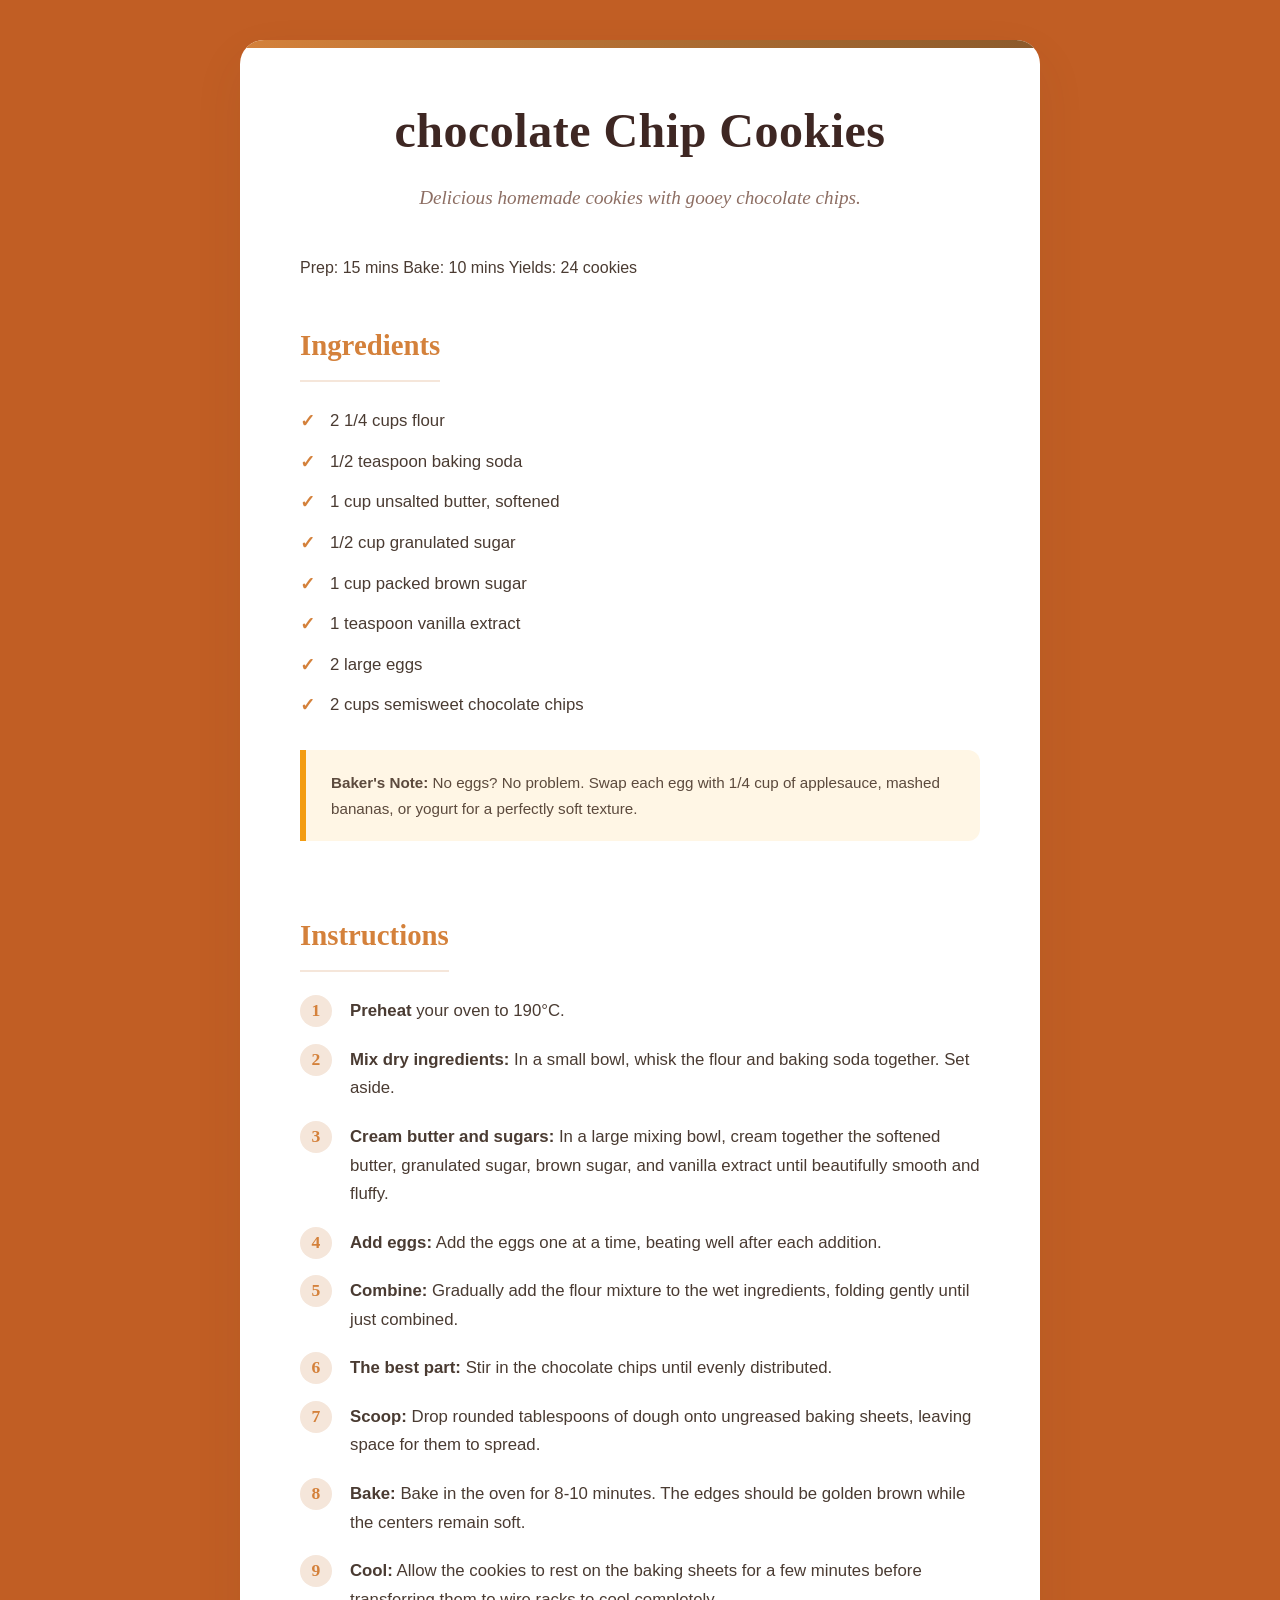
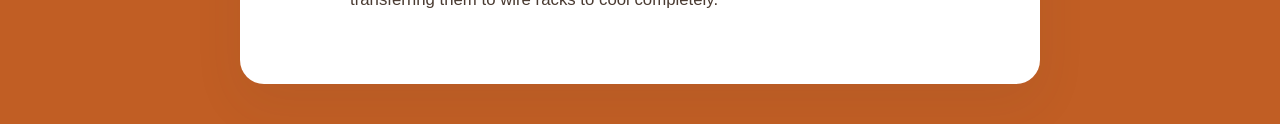
<file: Web_Programming_S1_Assessment/01-Semantic-Markup/index.html>
<!DOCTYPE html>
<html lang="en">
<head>
    <meta charset="UTF-8">
    <meta name="viewport" content="width=device-width, initial-scale=1.0">
    <title> chocolate Chip Recipe</title>
    <link rel="stylesheet" href="style.css">
</head>
<body>

    <main class="recipe-wrapper">
        <div class="recipe-card">
            <div class="recipe-image"></div>

            <header class="recipe-header">
                <h1>chocolate Chip Cookies</h1>
                <p class="description">Delicious homemade cookies with gooey chocolate chips.</p>
                
                <div class="meta-tags">
                    <span class="tag">Prep: 15 mins</span>
                    <span class="tag">Bake: 10 mins</span>
                    <span class="tag">Yields: 24 cookies</span>
                </div>
            </header>

            <div class="recipe-content">
                <section class="ingredients">
                    <h2>Ingredients</h2>
                    <ul>
                        <li><span class="qty">2 1/4</span> cups flour</li>
                        <li><span class="qty">1/2</span> teaspoon baking soda</li>
                        <li><span class="qty">1</span> cup unsalted butter, softened</li>
                        <li><span class="qty">1/2</span> cup granulated sugar</li>
                        <li><span class="qty">1</span> cup packed brown sugar</li>
                        <li><span class="qty">1</span> teaspoon vanilla extract</li>
                        <li><span class="qty">2</span> large eggs</li>
                        <li><span class="qty">2</span> cups semisweet chocolate chips</li>
                    </ul>

                    <div class="substitute-box">
                        <div class="text">
                            <strong>Baker's Note:</strong> No eggs? No problem. Swap each egg with 1/4 cup of applesauce, mashed bananas, or yogurt for a perfectly soft texture.
                        </div>
                    </div>
                </section>

                <section class="instructions">
                    <h2>Instructions</h2>
                    <ol>
                        <li><strong>Preheat</strong> your oven to 190°C.</li>
                        <li><strong>Mix dry ingredients:</strong> In a small bowl, whisk the flour and baking soda together. Set aside.</li>
                        <li><strong>Cream butter and sugars:</strong> In a large mixing bowl, cream together the softened butter, granulated sugar, brown sugar, and vanilla extract until beautifully smooth and fluffy.</li>
                        <li><strong>Add eggs:</strong> Add the eggs one at a time, beating well after each addition.</li>
                        <li><strong>Combine:</strong> Gradually add the flour mixture to the wet ingredients, folding gently until just combined.</li>
                        <li><strong>The best part:</strong> Stir in the chocolate chips until evenly distributed.</li>
                        <li><strong>Scoop:</strong> Drop rounded tablespoons of dough onto ungreased baking sheets, leaving space for them to spread.</li>
                        <li><strong>Bake:</strong> Bake in the oven for 8-10 minutes. The edges should be golden brown while the centers remain soft.</li>
                        <li><strong>Cool:</strong> Allow the cookies to rest on the baking sheets for a few minutes before transferring them to wire racks to cool completely.</li>
                    </ol>
                </section>

            </div>
        </div>
    </main>

</body>
</html>
</file>
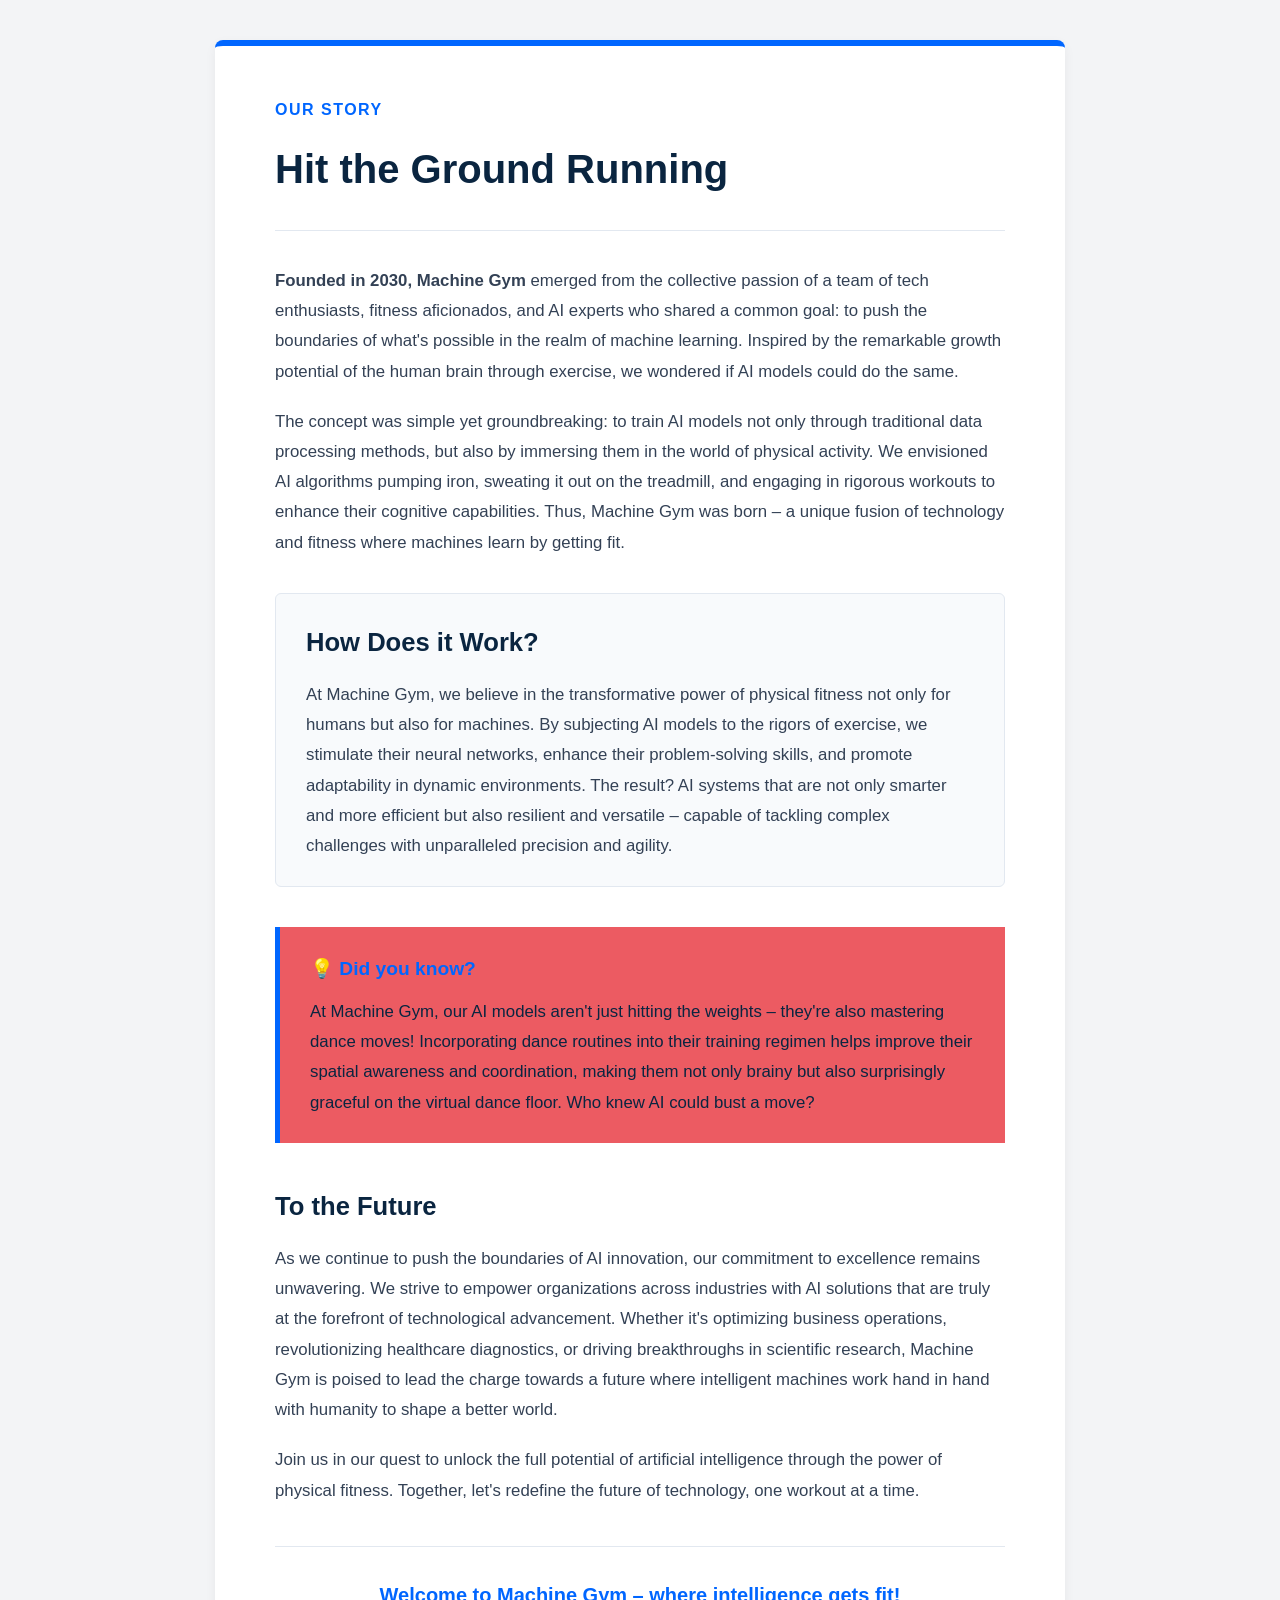
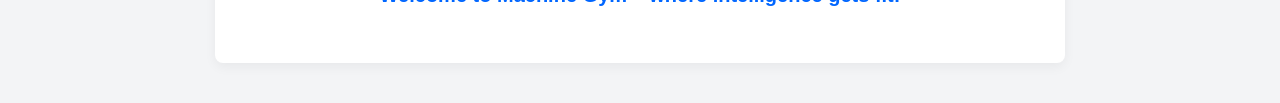
<file: Web_Programming_S1_Assessment/02-Css-Styling/index.html>
<!DOCTYPE html>
<html lang="en">
<head>
    <meta charset="UTF-8">
    <meta name="viewport" content="width=device-width, initial-scale=1.0">
    <title>Machine Gym | Our Story</title>
    <link rel="stylesheet" href="style.css">
</head>
<body>

    <div class="container">
        <header class="page-header">
            <h2 class="subheading">Our Story</h2>
            <h1 class="main-heading">Hit the Ground Running</h1>
        </header>

        <main class="content">
            
            <section class="text-block">
                <p><strong>Founded in 2030, Machine Gym</strong> emerged from the collective passion of a team of tech enthusiasts, fitness aficionados, and AI experts who shared a common goal: to push the boundaries of what's possible in the realm of machine learning. Inspired by the remarkable growth potential of the human brain through exercise, we wondered if AI models could do the same.</p>
                
                <p>The concept was simple yet groundbreaking: to train AI models not only through traditional data processing methods, but also by immersing them in the world of physical activity. We envisioned AI algorithms pumping iron, sweating it out on the treadmill, and engaging in rigorous workouts to enhance their cognitive capabilities. Thus, Machine Gym was born – a unique fusion of technology and fitness where machines learn by getting fit.</p>
            </section>

            <section class="text-block highlight-section">
                <h2>How Does it Work?</h2>
                <p>At Machine Gym, we believe in the transformative power of physical fitness not only for humans but also for machines. By subjecting AI models to the rigors of exercise, we stimulate their neural networks, enhance their problem-solving skills, and promote adaptability in dynamic environments. The result? AI systems that are not only smarter and more efficient but also resilient and versatile – capable of tackling complex challenges with unparalleled precision and agility.</p>
            </section>

            <aside class="info-box">
                <h3>💡 Did you know?</h3>
                <p>At Machine Gym, our AI models aren't just hitting the weights – they're also mastering dance moves! Incorporating dance routines into their training regimen helps improve their spatial awareness and coordination, making them not only brainy but also surprisingly graceful on the virtual dance floor. Who knew AI could bust a move?</p>
            </aside>

            <section class="text-block">
                <h2>To the Future</h2>
                <p>As we continue to push the boundaries of AI innovation, our commitment to excellence remains unwavering. We strive to empower organizations across industries with AI solutions that are truly at the forefront of technological advancement. Whether it's optimizing business operations, revolutionizing healthcare diagnostics, or driving breakthroughs in scientific research, Machine Gym is poised to lead the charge towards a future where intelligent machines work hand in hand with humanity to shape a better world.</p>
                
                <p>Join us in our quest to unlock the full potential of artificial intelligence through the power of physical fitness. Together, let's redefine the future of technology, one workout at a time.</p>
            </section>

        </main>

            <footer class="page-footer">
            <p class="slogan">Welcome to Machine Gym – where intelligence gets fit!</p>
        </footer>
    </div>

</body>
</html>
</file>
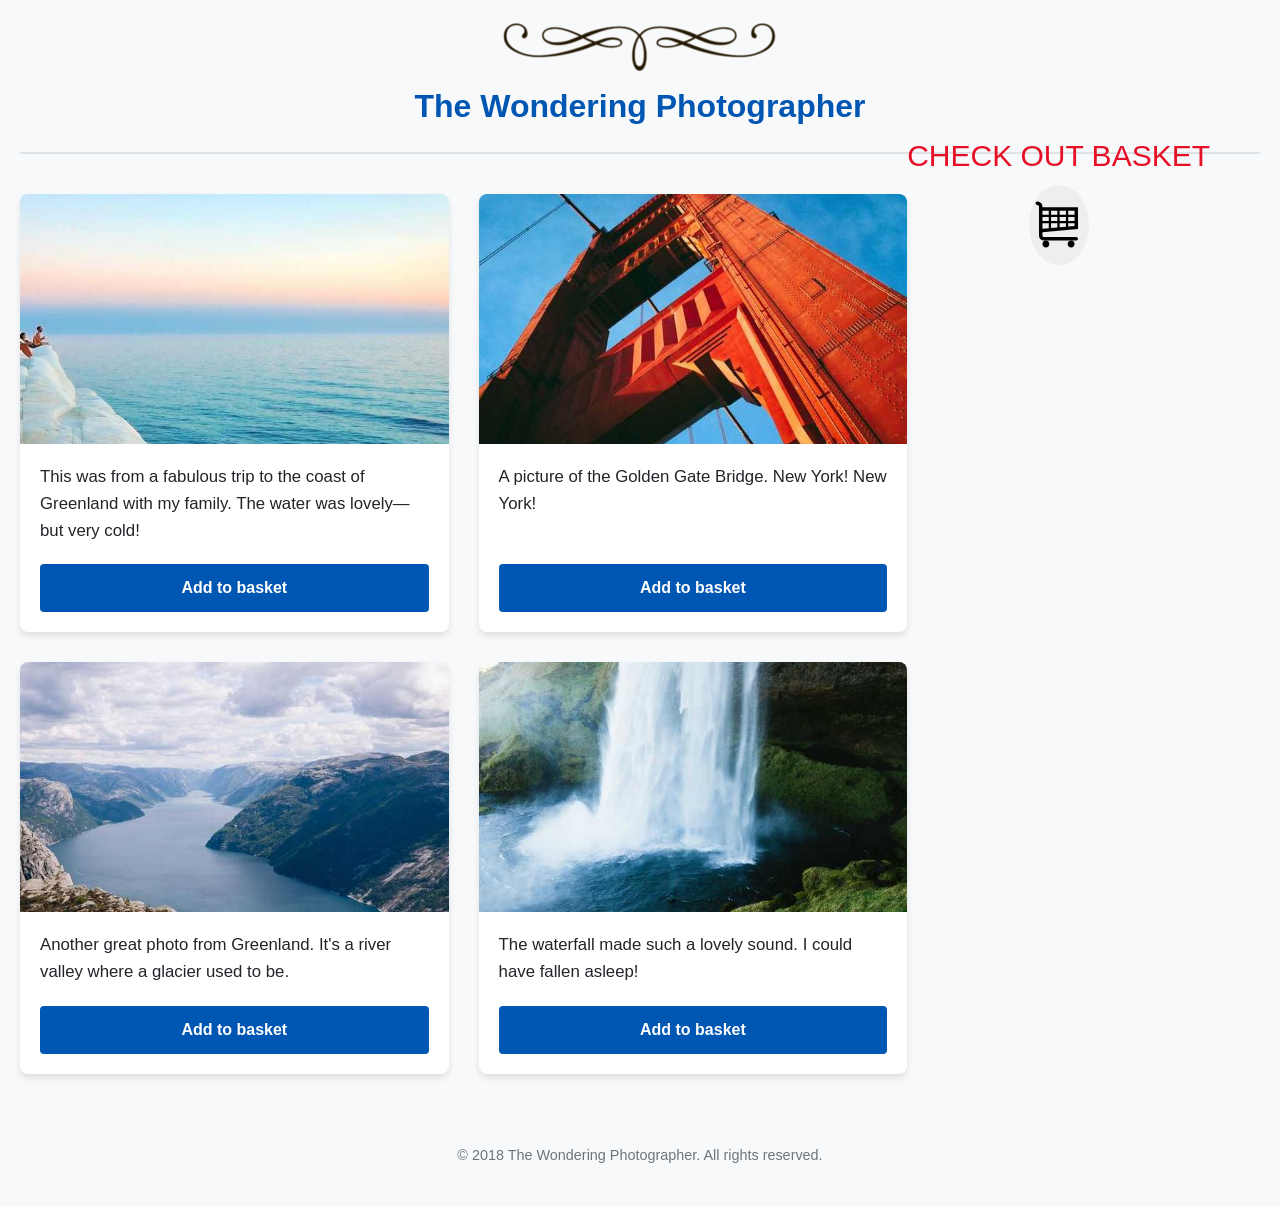
<file: Web_Programming_S1_Assessment/04-Web-Accessbility/index.html>
<!DOCTYPE html>
<html lang="en">
<head>
    <meta charset="UTF-8">
    <meta name="viewport" content="width=device-width, initial-scale=1.0">
    <title>The Wondering Photographer | Travel Gallery</title>
    <link rel="stylesheet" href="style.css">
</head>
<body>

    <header class="main-header">
        <div class="logo-area">
            <span class="decorative-swirl" aria-hidden="true"></span><img src="TheDivider.png" alt="">
            <h1>The Wondering Photographer</h1>
        
</div>
       <div class="basket-container">
    <span class="basket-text">CHECK OUT BASKET</HERE-></span>
    <a href="basket" class="basket-link">
        <img src="shopping.svg" class="basket-icon" alt="Shopping Basket">

    </a>
</div>
        </nav>
    </header>

    <main class="gallery-container">
        <article class="photo-card">
            <img src="OceanPhoto.jpg"
                 alt="A scenic view of a white rocky coastline against a calm blue sea during sunset.">
            <div class="card-content">
                <p>This was from a fabulous trip to the coast of Greenland with my family. The water was lovely—but very cold!</p>
                <button type="button" class="btn-add" aria-label="Add Greenland coastline photo to basket">Add to basket</button>
            </div>
        </article>

        <article class="photo-card">
            <img src="BridgePhoto.jpg" 
                 alt="Looking up at the orange-red structure of the Golden Gate Bridge against a bright blue sky.">
            <div class="card-content">
                <p>A picture of the Golden Gate Bridge. New York! New York!</p>
                <button type="button" class="btn-add" aria-label="Add Golden Gate Bridge photo to basket">Add to basket</button>
            </div>
        </article>

        <article class="photo-card">
            <img src="ValleyPhoto.jpg" 
                 alt="A wide river valley carved through high, rocky mountains under a cloudy sky.">
            <div class="card-content">
                <p>Another great photo from Greenland. It's a river valley where a glacier used to be.</p>
                <button type="button" class="btn-add" aria-label="Add Greenland river valley photo to basket">Add to basket</button>
            </div>
        </article>

        <article class="photo-card">
            <img src="WaterfallPhoto.jpg" 
                 alt="A tall, powerful waterfall cascading down a lush green cliff into a pool.">
            <div class="card-content">
                <p>The waterfall made such a lovely sound. I could have fallen asleep!</p>
                <button type="button" class="btn-add" aria-label="Add Waterfall photo to basket">Add to basket</button>
            </div>
        </article>
    </main>

    <footer class="main-footer">
        <p>&copy; 2018 The Wondering Photographer. All rights reserved.</p>
    </footer>

</body>
</html>
</file>
<file: Web_Programming_S1_Assessment/01-Semantic-Markup/style.css>
* {
    box-sizing: border-box;
    margin: 0;
    padding: 0;
}

body {
    font-family: 'Poppins', sans-serif;
    background-color: #c15e24;
    color: #4A3B32;
    line-height: 1.7;
    padding: 40px 20px;
}

.recipe-card {
    background-color: #FFFFFF;
    max-width: 800px;
    margin: 0 auto;
    padding: 50px 60px;
    border-radius: 24px;
    box-shadow: 0 20px 50px rgba(74, 59, 50, 0.08);
    position: relative;
    overflow: hidden;
}

.recipe-card::before {
    content: "";
    position: absolute;
    top: 0;
    left: 0;
    width: 100%;
    height: 8px;
    background: linear-gradient(90deg, #D4813B, #8B5A2B);
}

h1 {
    font-family: 'Playfair Display', serif;
    font-size: 3rem;
    color: #3E2723;
    text-align: center;
    margin-bottom: 10px;
    letter-spacing: 0.5px;
}

.description {
    text-align: center;
    font-family: 'Playfair Display', serif;
    font-style: italic;
    font-size: 1.2rem;
    color: #8D6E63;
    margin-bottom: 40px;
}

h2 {
    font-family: 'Playfair Display', serif;
    font-size: 1.8rem;
    color: #D4813B;
    border-bottom: 2px solid #F5E6DA;
    padding-bottom: 10px;
    margin-top: 40px;
    margin-bottom: 25px;
    display: inline-block;
}

.ingredients ul {
    list-style-type: none;
    padding-left: 0;
}

.ingredients li {
    position: relative;
    padding-left: 30px;
    margin-bottom: 12px;
    font-size: 1.05rem;
    transition: transform 0.2s ease;
}

.ingredients li:hover {
    transform: translateX(5px);
    color: #D4813B;
}

.ingredients li::before {
    content: "✓";
    position: absolute;
    left: 0;
    color: #D4813B;
    font-weight: bold;
    font-size: 1.1rem;
}

.substitute-box {
    background-color: #FFF6E5;
    border-left: 6px solid #F39C12;
    padding: 20px 25px;
    margin: 30px 0;
    border-radius: 0 12px 12px 0;
    font-size: 0.95rem;
    color: #5C4A3D;
    display: flex;
    align-items: flex-start;
    gap: 15px;
}

.substitute-box span {
    font-size: 1.5rem;
}

.instructions ol {
    counter-reset: step-counter;
    list-style-type: none;
    padding-left: 0;
}

.instructions li {
    position: relative;
    padding-left: 50px;
    margin-bottom: 20px;
    font-size: 1.05rem;
}

.instructions li::before {
    counter-increment: step-counter;
    content: counter(step-counter);
    position: absolute;
    left: 0;
    top: -2px;
    width: 32px;
    height: 32px;
    background-color: #F5E6DA;
    color: #D4813B;
    font-family: 'Playfair Display', serif;
    font-weight: bold;
    font-size: 1.1rem;
    border-radius: 50%;
    display: flex;
    align-items: center;
    justify-content: center;
}

@media (max-width: 600px) {
    .recipe-card {
        padding: 30px 20px;
    }

    h1 {
        font-size: 2.2rem;
    }

    .description {
        font-size: 1rem;
    }
}
</file>
<file: Web_Programming_S1_Assessment/02-Css-Styling/style.css>
:root {
    --primary-color: #0A2540;     
    --accent-color: #0066FF;      
    --text-main: #334155;         
    --bg-page: #F3F4F6;          
    --bg-container: #FFFFFF;      
    --border-light: #E2E8F0;      
}

* {
    box-sizing: border-box;
    margin: 0;
    padding: 0;
}

body {
    font-family: 'Open Sans', sans-serif; 
    background-color: var(--bg-page);
    color: var(--text-main);
    line-height: 1.8; 
    padding: 40px 20px;
}

.container {
    max-width: 850px;
    margin: 0 auto;
    background-color: var(--bg-container);
    padding: 50px 60px;
    border-radius: 8px;
    box-shadow: 0 4px 12px rgba(0, 0, 0, 0.05);
    border-top: 6px solid var(--accent-color);
}

h1, h2, h3, .subheading, .slogan {
    font-family: 'Roboto', sans-serif; 
    color: var(--primary-color);
}

.page-header {
    margin-bottom: 35px;
    padding-bottom: 25px;
    border-bottom: 1px solid var(--border-light);
}

.subheading {
    font-size: 1rem;
    color: var(--accent-color);
    text-transform: uppercase;
    letter-spacing: 1.5px;
    margin-bottom: 8px;
}

.main-heading {
    font-size: 2.5rem;
    font-weight: 900;
}

h2 {
    font-size: 1.6rem;
    margin-bottom: 15px;
    font-weight: 700;
}

h3 {
    font-size: 1.2rem;
    margin-bottom: 10px;
}

.text-block {
    margin-bottom: 35px;
}

p {
    font-size: 1.05rem;
    margin-bottom: 20px;
}

p:last-child {
    margin-bottom: 0;
}

.highlight-section {
    background-color: #F8FAFC;
    padding: 25px 30px;
    border-radius: 6px;
    border: 1px solid var(--border-light);
}

.info-box {
    background-color: #ec5b62; /* Very light blue */
    border-left: 5px solid var(--accent-color);
    padding: 25px 30px;
    margin: 40px 0;
}

.info-box h3 {
    color: var(--accent-color);
}

.info-box p {
    color: var(--primary-color);
    margin-bottom: 0;
}

.page-footer {
    text-align: center;
    margin-top: 40px;
    padding-top: 30px;
    border-top: 1px solid var(--border-light);
}

.slogan {
    font-size: 1.25rem;
    font-weight: 700;
    color: var(--accent-color);
}

@media (max-width: 600px) {
    body {
        padding: 20px 10px;
    }

    .container {
        padding: 30px 20px;
    }

    .main-heading {
        font-size: 2rem;
    }

    .highlight-section, .info-box {
        padding: 20px;
    }
}
</file>
<file: Web_Programming_S1_Assessment/04-Web-Accessbility/style.css>
* {
    box-sizing: border-box;
    margin: 0;
    padding: 0;
}

body {
    
    background-color: #f8f9fa;
    color: #212529;
    font-family: 'Segoe UI', Tahoma, Geneva, Verdana, sans-serif;
    line-height: 1.6;
    padding: 20px;
}

.main-header {
    text-align: center;
    margin-bottom: 40px;
    border-bottom: 2px solid #dee2e6;
    padding-bottom: 20px;
}

.logo-area h1 {
    font-size: 2rem;
    color: #0056b3; 
}

.decorative-swirl {
    display: block;
    font-size: 1.5rem;
    color: #6c757d;
}

nav {
    display: flex;
    justify-content: center;
    align-items: center;
    gap: 30px;
    margin-top: 20px;
}

.nav-links {
    list-style: none;
    display: flex;
    gap: 20px;
}

.nav-links a {
    text-decoration: none;
    color: #0056b3;
    font-weight: bold;
    font-size: 1.1rem;
}

.nav-links a:hover, .nav-links a:focus {
    text-decoration: underline;
    outline: 3px solid #ffc107; 
}

.cart-button {
    text-decoration: none;
    font-size: 1.8rem;
    padding: 10px;
    background: #e9ecef;
    border-radius: 50%;
    display: flex;
    transition: background 0.2s;
}

.cart-button:hover, .cart-button:focus {
    background: #dee2e6;
    outline: 3px solid #ffc107;
}

.gallery-container {
    max-width: 1000px;
    margin: 0 auto;
    display: grid;
    grid-template-columns: repeat(auto-fit, minmax(300px, 1fr));
    gap: 30px;
}

.photo-card {
    background: white;
    border-radius: 8px;
    overflow: hidden;
    box-shadow: 0 4px 6px rgba(0,0,0,0.1);
    display: flex;
    flex-direction: column;
}

.photo-card img {
    width: 100%;
    height: 250px;
    object-fit: cover;
    display: block;
}

.card-content {
    padding: 20px;
    flex-grow: 1;
    display: flex;
    flex-direction: column;
    justify-content: space-between;
}

.card-content p {
    margin-bottom: 20px;
    font-size: 1.05rem;
}

.btn-add {
    background-color: #0056b3;
    color: white;
    border: none;
    padding: 12px 20px;
    font-size: 1rem;
    font-weight: bold;
    border-radius: 4px;
    cursor: pointer;
    min-height: 48px; 
    transition: background 0.2s;
}

.btn-add:hover {
    background-color: #004494;
}

.btn-add:focus {
    outline: 4px solid #ffc107;
    outline-offset: 2px;
}

.main-footer {
    text-align: center;
    margin-top: 50px;
    padding: 20px;
    color: #6c757d;
    font-size: 0.9rem;
}

@media (max-width: 600px) {
    nav {
        flex-direction: column;
        gap: 15px;
    }
}

.basket-container {
    display: flex;
    flex-direction: column;
    align-items: center;
    float: right; 
    margin-right: 50px;
}


.basket-text {
    font-size: 30px;
    color: #e60f25;
    margin-bottom: 5px;
}


.basket-link {
    background-color: #eeeeee; 
    width: 60px;               
    height: 80px;              
    border-radius: 50%;        
    display: flex;
    justify-content: center;
    align-items: center;
    text-decoration: none;
}

.basket-icon {
    width: 55px;               
    height: auto;
    display: block;
}
</file>
